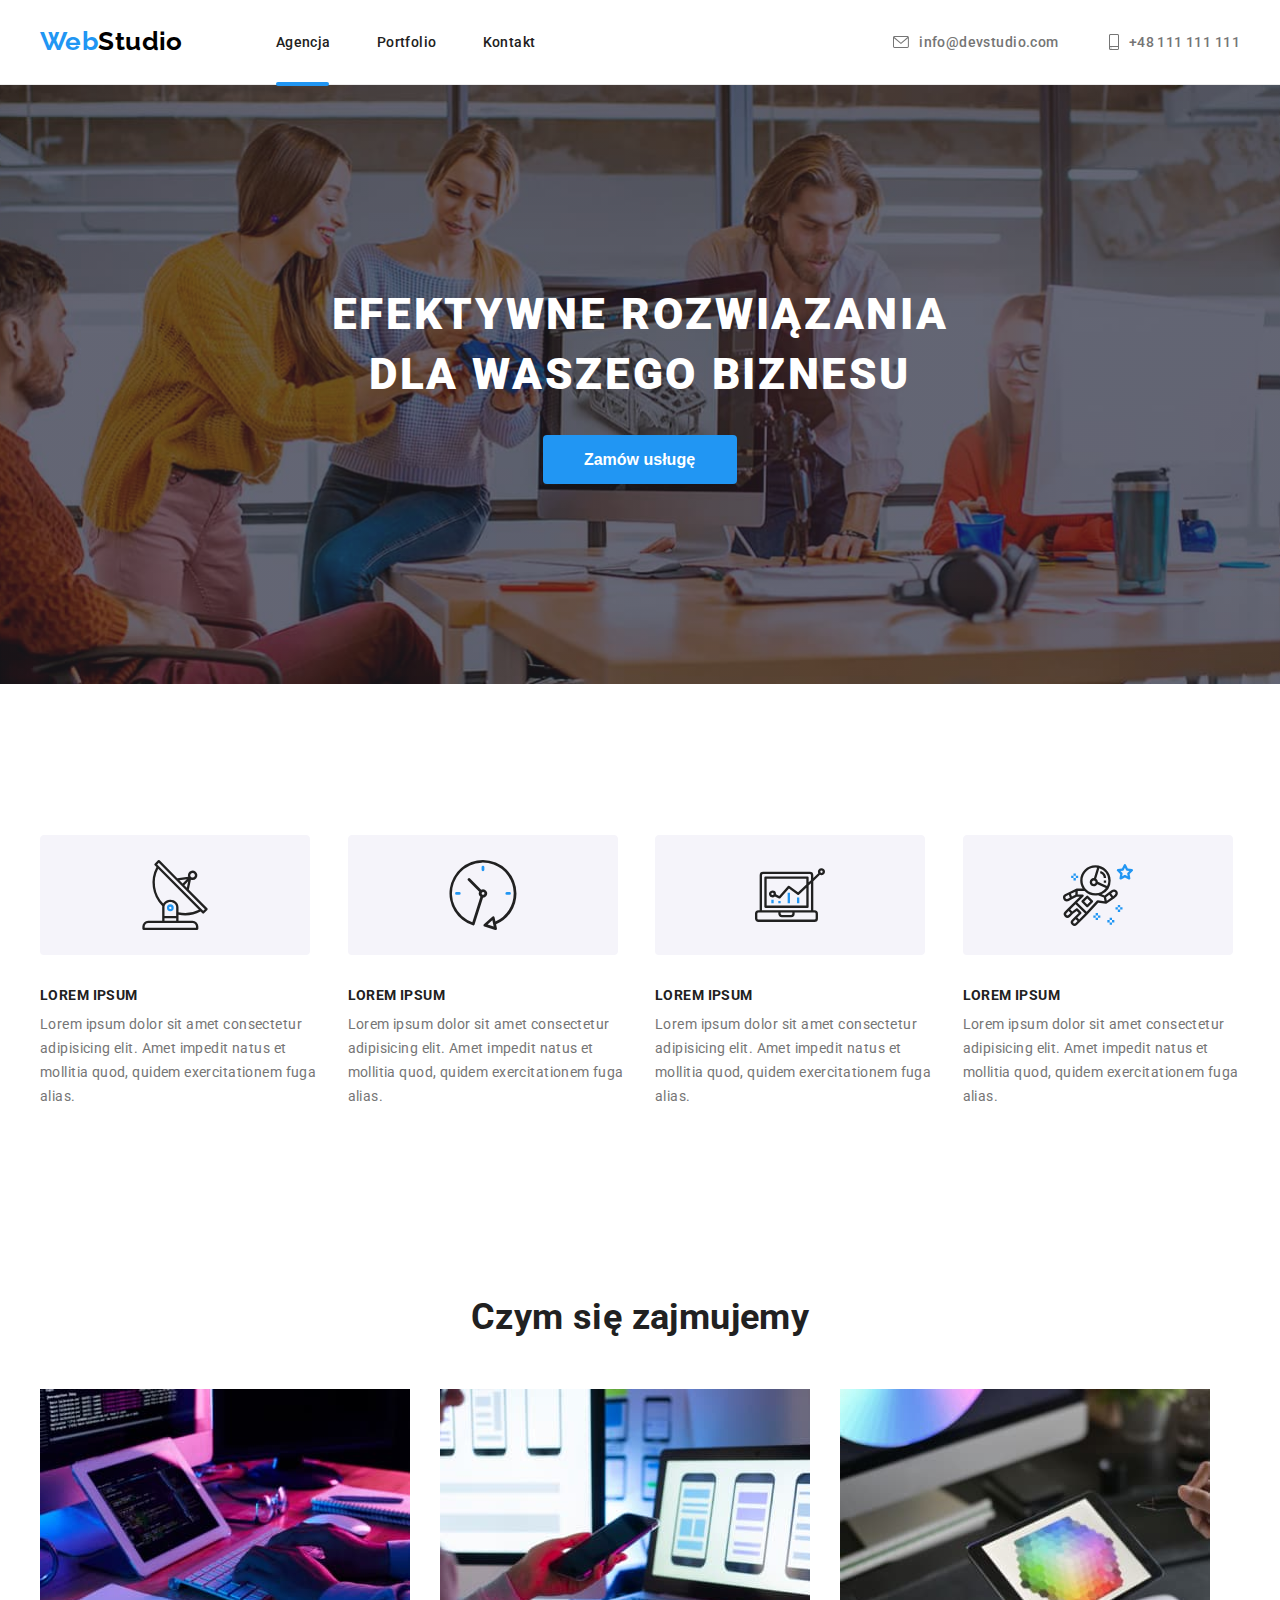
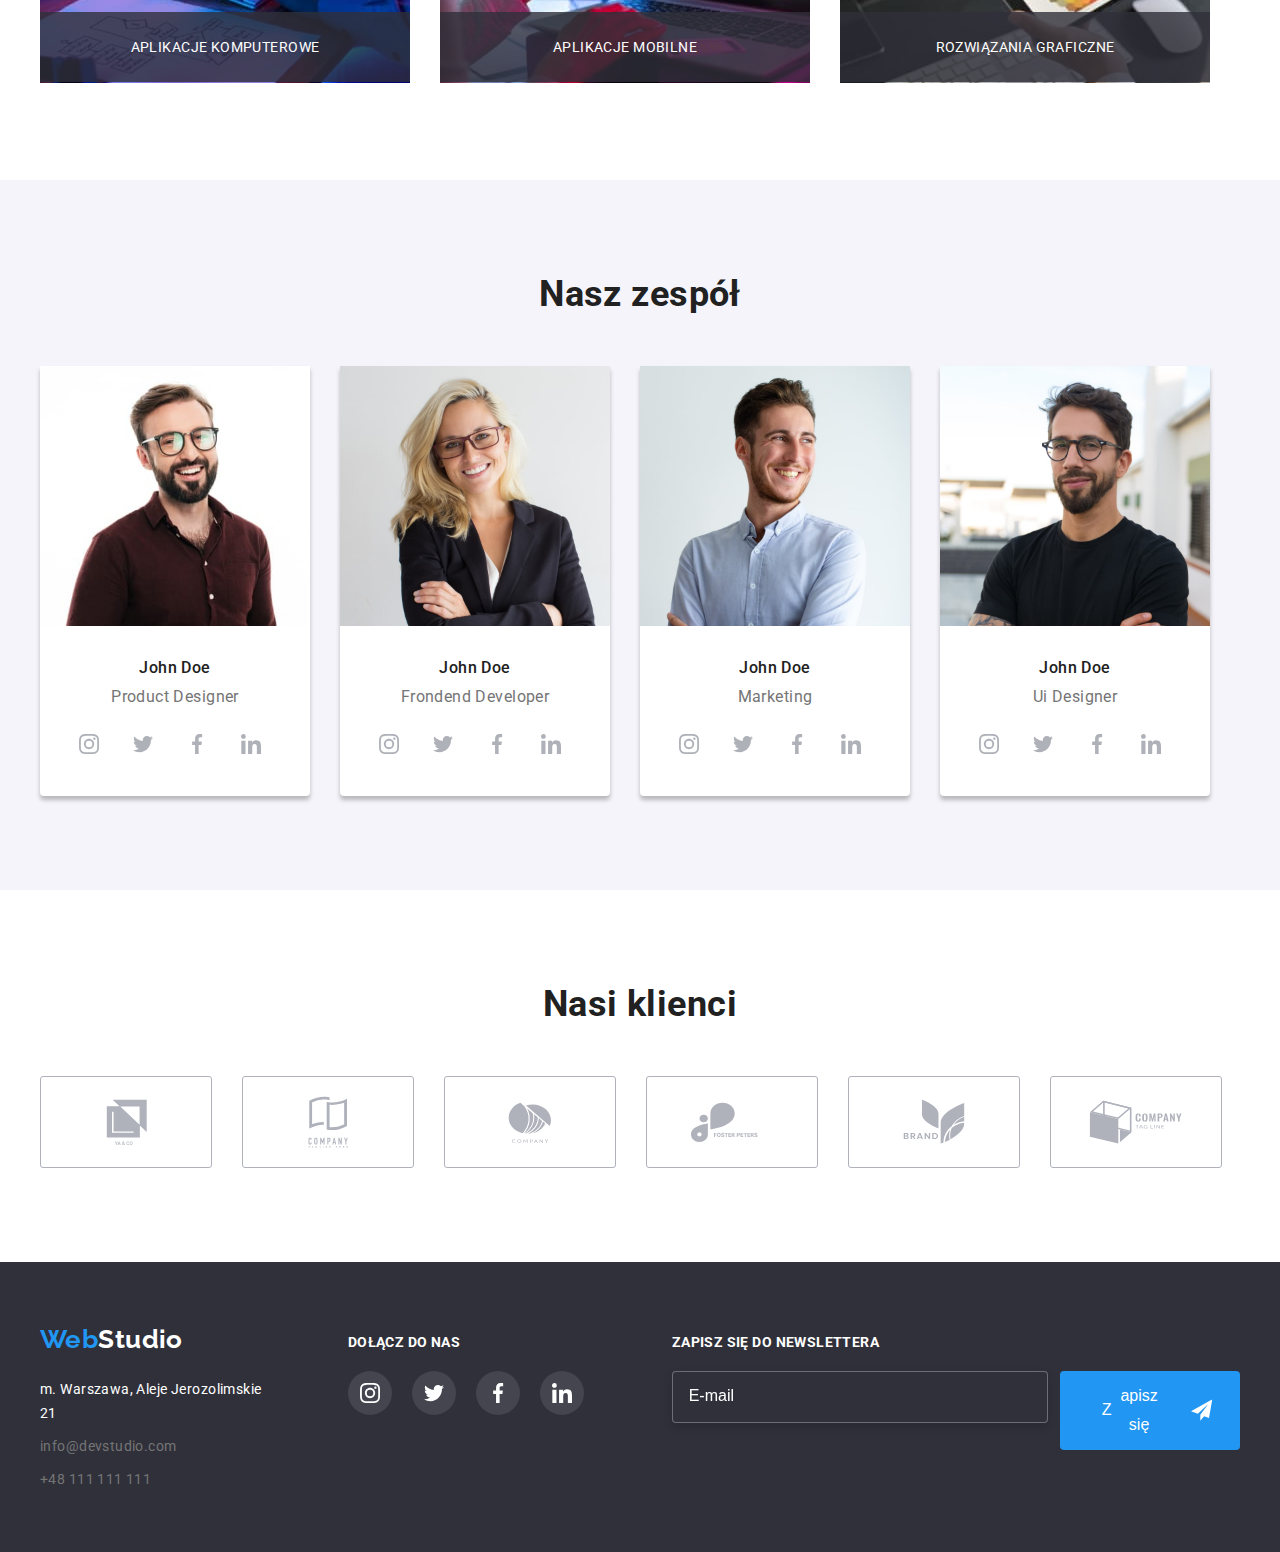
<file: index.html>
<!DOCTYPE html>
<html lang="zxx">
  <head>
    <meta charset="UTF-8" />
    <meta http-equiv="X-UA-Compatible" content="IE=edge" />
    <meta name="viewport" content="width=device-width, initial-scale=1.0" />
    <title>WebStudio</title>
    <link rel="preconnect" href="https://fonts.googleapis.com" />
    <link rel="preconnect" href="https://fonts.gstatic.com" crossorigin />
    <link
      href="https://fonts.googleapis.com/css2?family=Raleway:wght@700&family=Roboto:wght@400;500;700;900&display=swap"
      rel="stylesheet"
    />
    <link
      rel="stylesheet"
      href="https://cdnjs.cloudflare.com/ajax/libs/modern-normalize/1.1.0/modern-normalize.min.css"
      integrity="sha512-wpPYUAdjBVSE4KJnH1VR1HeZfpl1ub8YT/NKx4PuQ5NmX2tKuGu6U/JRp5y+Y8XG2tV+wKQpNHVUX03MfMFn9Q=="
      crossorigin="anonymous"
      referrerpolicy="no-referrer"
    />
    <link href="./css/styles.css" rel="stylesheet" />
  </head>
  <body>
    <!--Header website and navigation-->
    <header class="header-border">
      <div class="header container">
        <nav class="header__nav">
          <a class="header__logo" href="./index.html"
            ><span class="logo__primary-part">web</span>Studio</a
          >
          <ul class="header__menu">
            <li class="header__menu-item">
              <a class="header__menu-link is-active" href="index.html"
                >agencja</a
              >
            </li>
            <li class="header__menu-item">
              <a class="header__menu-link" href="portfolio.html">portfolio</a>
            </li>
            <li class="header__menu-item">
              <a class="header__menu-link" href="#">kontakt</a>
            </li>
          </ul>
        </nav>
        <ul class="header__contact">
          <li class="header__contact-item">
            <a class="header__contact-link" href="mailto:info@devstudio.com">
              <svg class="header__icon" width="16" height="12">
                <use href="./images/icons.svg#icon-envelope"></use>
              </svg>
              info@devstudio.com</a
            >
          </li>
          <li class="header__contact-item">
            <a class="header__contact-link" href="tel:+48111111111">
              <svg class="header__icon--phone" width="10" height="16">
                <use href="./images/icons.svg#icon-smartphone"></use>
              </svg>
              +48 111 111 111</a
            >
          </li>
        </ul>
      </div>
    </header>
    <!--Main website content-->
    <main>
      <section class="headline section">
        <div class="container">
          <h1 class="headline__main-headline">
            efektywne rozwiązania<br />
            dla waszego biznesu
          </h1>
          <button class="headline__button" type="button" data-modal-open>
            zamów usługę
          </button>
        </div>
      </section>
      <!--Our advantages section -->
      <section class="section">
        <div class="container">
          <ul class="advantages">
            <li class="advantages__item">
              <svg class="advantages__icons" width="270" height="120">
                <use href="./images/icons.svg#icon-antenna"></use>
              </svg>
              <h3 class="advantages__title">lorem Ipsum</h3>
              <p class="advantages__text">
                Lorem ipsum dolor sit amet consectetur adipisicing elit. Amet
                impedit natus et mollitia quod, quidem exercitationem fuga
                alias.
              </p>
            </li>
            <li class="advantages__item">
              <svg class="advantages__icons" width="270" height="120">
                <use href="./images/icons.svg#icon-clock"></use>
              </svg>
              <h3 class="advantages__title">lorem Ipsum</h3>
              <p class="advantages__text">
                Lorem ipsum dolor sit amet consectetur adipisicing elit. Amet
                impedit natus et mollitia quod, quidem exercitationem fuga
                alias.
              </p>
            </li>
            <li class="advantages__item">
              <svg class="advantages__icons" width="270" height="120">
                <use href="./images/icons.svg#icon-diagram"></use>
              </svg>
              <h3 class="advantages__title">lorem Ipsum</h3>
              <p class="advantages__text">
                Lorem ipsum dolor sit amet consectetur adipisicing elit. Amet
                impedit natus et mollitia quod, quidem exercitationem fuga
                alias.
              </p>
            </li>
            <li class="advantages__item">
              <svg class="advantages__icons" width="270" height="120">
                <use href="./images/icons.svg#icon-astronaut"></use>
              </svg>
              <h3 class="advantages__title">lorem Ipsum</h3>
              <p class="advantages__text">
                Lorem ipsum dolor sit amet consectetur adipisicing elit. Amet
                impedit natus et mollitia quod, quidem exercitationem fuga
                alias.
              </p>
            </li>
          </ul>
        </div>
      </section>
      <!--what we do section -->
      <section class="section">
        <div class="container what-we-do">
          <h2 class="what-we-do__title">czym się zajmujemy</h2>
          <ul class="what-we-do__cards">
            <li class="what-we-do__card">
              <img
                src="images/ours-designs-are-create-in-HTML-5.jpg"
                alt="website coding"
                width="370"
                height="294"
              />
              <div class="what-we-do__overlay">
                <p class="what-we-do__overlay-text">aplikacje komputerowe</p>
              </div>
            </li>
            <li class="what-we-do__card">
              <img
                src="images/websites-are-designed-with-in-mind-about-mobile.jpg"
                alt="projects for mobile"
                width="370"
                height="294"
              />
              <div class="what-we-do__overlay">
                <p class="what-we-do__overlay-text">aplikacje mobilne</p>
              </div>
            </li>
            <li class="what-we-do__card">
              <img
                src="images/palet-of-colors.jpg"
                alt="colors"
                width="370"
                height="294"
              />
              <div class="what-we-do__overlay">
                <p class="what-we-do__overlay-text">rozwiązania graficzne</p>
              </div>
            </li>
          </ul>
        </div>
      </section>
      <!--Our team-->
      <section class="team section">
        <div class="container">
          <h2 class="team__main-title">nasz zespół</h2>
          <ul class="team__cards">
            <li class="team__card-item">
              <img
                src="images/john-doe-memeber-of-our-team-1.jpg"
                alt="our employee John Doe"
                width="270"
                height="260"
              />
              <h3 class="team__title">john doe</h3>
              <p class="team__subtitle">product designer</p>
              <ul class="team__icon-items">
                <li class="team__icon-item">
                  <a
                    href="https://www.instagram.com/"
                    target="_blank"
                    class="team__icon-link"
                  >
                    <svg class="team__icon" width="20" height="20">
                      <use href="./images/icons.svg#icon-instagram"></use>
                    </svg>
                  </a>
                </li>
                <li class="team__icon-item">
                  <a
                    href="https://twitter.com/"
                    target="_blank"
                    class="team__icon-link"
                  >
                    <svg class="team__icon" width="20" height="20">
                      <use href="./images/icons.svg#icon-twitter"></use>
                    </svg>
                  </a>
                </li>
                <li class="team__icon-item">
                  <a
                    href="https://facebook.com/"
                    target="_blank"
                    class="team__icon-link"
                  >
                    <svg class="team__icon" width="20" height="20">
                      <use href="./images/icons.svg#icon-facebook"></use>
                    </svg>
                  </a>
                </li>
                <li class="team__icon-item">
                  <a
                    href="https://www.linkedin.com/"
                    target="_blank"
                    class="team__icon-link"
                  >
                    <svg class="team__icon" width="20" height="20">
                      <use href="./images/icons.svg#icon-linkedin"></use>
                    </svg>
                  </a>
                </li>
              </ul>
            </li>
            <li class="team__card-item">
              <img
                src="images/john-doe-memeber-of-our-team-2.jpg"
                alt="our employee John Doe"
                width="270"
                height="260"
              />
              <h3 class="team__title">john doe</h3>
              <p class="team__subtitle">frondend developer</p>
              <ul class="team__icon-items">
                <li class="team__icon-item">
                  <a
                    href="https://www.instagram.com/"
                    target="_blank"
                    class="team__icon-link"
                  >
                    <svg class="team__icon" width="20" height="20">
                      <use href="./images/icons.svg#icon-instagram"></use>
                    </svg>
                  </a>
                </li>
                <li class="team__icon-item">
                  <a
                    href="https://twitter.com/"
                    target="_blank"
                    class="team__icon-link"
                  >
                    <svg class="team__icon" width="20" height="20">
                      <use href="./images/icons.svg#icon-twitter"></use>
                    </svg>
                  </a>
                </li>
                <li class="team__icon-item">
                  <a
                    href="https://facebook.com/"
                    target="_blank"
                    class="team__icon-link"
                  >
                    <svg class="team__icon" width="20" height="20">
                      <use href="./images/icons.svg#icon-facebook"></use>
                    </svg>
                  </a>
                </li>
                <li class="team__icon-item">
                  <a
                    href="https://www.linkedin.com/"
                    target="_blank"
                    class="team__icon-link"
                  >
                    <svg class="team__icon" width="20" height="20">
                      <use href="./images/icons.svg#icon-linkedin"></use>
                    </svg>
                  </a>
                </li>
              </ul>
            </li>
            <li class="team__card-item">
              <img
                src="images/john-doe-memeber-of-our-team-3.jpg"
                alt="our employee John Doe"
                width="270"
                height="260"
              />
              <h3 class="team__title">john doe</h3>
              <p class="team__subtitle">marketing</p>
              <ul class="team__icon-items">
                <li class="team__icon-item">
                  <a
                    href="https://www.instagram.com/"
                    target="_blank"
                    class="team__icon-link"
                  >
                    <svg class="team__icon" width="20" height="20">
                      <use href="./images/icons.svg#icon-instagram"></use>
                    </svg>
                  </a>
                </li>
                <li class="team__icon-item">
                  <a
                    href="https://twitter.com/"
                    target="_blank"
                    class="team__icon-link"
                  >
                    <svg class="team__icon" width="20" height="20">
                      <use href="./images/icons.svg#icon-twitter"></use>
                    </svg>
                  </a>
                </li>
                <li class="team__icon-item">
                  <a
                    href="https://facebook.com/"
                    target="_blank"
                    class="team__icon-link"
                  >
                    <svg class="team__icon" width="20" height="20">
                      <use href="./images/icons.svg#icon-facebook"></use>
                    </svg>
                  </a>
                </li>
                <li class="team__icon-item">
                  <a
                    href="https://www.linkedin.com/"
                    target="_blank"
                    class="team__icon-link"
                  >
                    <svg class="team__icon" width="20" height="20">
                      <use href="./images/icons.svg#icon-linkedin"></use>
                    </svg>
                  </a>
                </li>
              </ul>
            </li>
            <li class="team__card-item">
              <img
                src="images/john-doe-memeber-of-our-team-4.jpg"
                alt="our employee John Doe"
                width="270"
                height="260"
              />
              <h3 class="team__title">john doe</h3>
              <p class="team__subtitle">ui designer</p>
              <ul class="team__icon-items">
                <li class="team__icon-item">
                  <a
                    href="https://www.instagram.com/"
                    target="_blank"
                    class="team__icon-link"
                  >
                    <svg class="team__icon" width="20" height="20">
                      <use href="./images/icons.svg#icon-instagram"></use>
                    </svg>
                  </a>
                </li>
                <li class="team__icon-item">
                  <a
                    href="https://twitter.com/"
                    target="_blank"
                    class="team__icon-link"
                  >
                    <svg class="team__icon" width="20" height="20">
                      <use href="./images/icons.svg#icon-twitter"></use>
                    </svg>
                  </a>
                </li>
                <li class="team__icon-item">
                  <a
                    href="https://facebook.com/"
                    target="_blank"
                    class="team__icon-link"
                  >
                    <svg class="team__icon" width="20" height="20">
                      <use href="./images/icons.svg#icon-facebook"></use>
                    </svg>
                  </a>
                </li>
                <li class="team__icon-item">
                  <a
                    href="https://www.linkedin.com/"
                    target="_blank"
                    class="team__icon-link"
                  >
                    <svg class="team__icon" width="20" height="20">
                      <use href="./images/icons.svg#icon-linkedin"></use>
                    </svg>
                  </a>
                </li>
              </ul>
            </li>
          </ul>
        </div>
      </section>
      <!-- Our clients -->
      <section class="clients section">
        <div class="container">
          <h2 class="clients__title">nasi klienci</h2>
          <ul class="clients__items">
            <li class="clients__item">
              <a href="#" target="_blank" class="clients__link">
                <svg class="clients__icon" width="41" height="46.7">
                  <use href="./images/icons.svg#icon-logo-1"></use>
                </svg>
              </a>
            </li>
            <li class="clients__item">
              <a href="#" target="_blank" class="clients__link">
                <svg class="clients__icon" width="40" height="52">
                  <use href="./images/icons.svg#icon-logo-2"></use>
                </svg>
              </a>
            </li>
            <li class="clients__item">
              <a href="#" target="_blank" class="clients__link">
                <svg class="clients__icon" width="43.46" height="41.18">
                  <use href="./images/icons.svg#icon-logo-3"></use>
                </svg>
              </a>
            </li>
            <li class="clients__item">
              <a href="#" target="_blank" class="clients__link">
                <svg class="clients__icon" width="84.44" height="40.62">
                  <use href="./images/icons.svg#icon-logo-4"></use>
                </svg>
              </a>
            </li>
            <li class="clients__item">
              <a href="#" target="_blank" class="clients__link">
                <svg class="clients__icon" width="62.54" height="45.43">
                  <use href="./images/icons.svg#icon-logo-5"></use>
                </svg>
              </a>
            </li>
            <li class="clients__item">
              <a href="#" target="_blank" class="clients__link">
                <svg class="clients__icon" width="93.79" height="43.93">
                  <use href="./images/icons.svg#icon-logo-6"></use>
                </svg>
              </a>
            </li>
          </ul>
        </div>
      </section>
    </main>
    <!--Website footer-->
    <footer class="footer">
      <div class="container">
        <div class="footer__contact-wrapper">
          <div class="footer__contact-container">
            <a class="footer__logo" href="./index.html"
              ><span class="logo__primary-part">web</span>Studio</a
            >
            <address>
              <ul class="footer__contact">
                <li class="footer__contact-item">
                  <a
                    class="footer__contact-link footer__contact-link-location"
                    href="https://goo.gl/maps/kYdDBKaU15SzFSr7A"
                    target="_blank"
                  >
                    m. warszawa, aleje jerozolimskie 21
                  </a>
                </li>
                <li class="footer__contact-item">
                  <a
                    class="footer__contact-link"
                    href="mailto:info@devstudio.com"
                    >info@devstudio.com</a
                  >
                </li>
                <li class="footer__contact-item">
                  <a class="footer__contact-link" href="tel:+48111111111"
                    >+48 111 111 111</a
                  >
                </li>
              </ul>
            </address>
          </div>
          <div class="footer__social">
            <h2 class="footer__title">dołącz do nas</h2>
            <ul class="footer__icon-items">
              <li class="footer__icon-item">
                <a
                  href="https://www.instagram.com/"
                  target="_blank"
                  class="footer__icon-link"
                >
                  <svg class="footer__icon" width="20" height="20">
                    <use href="./images/icons.svg#icon-instagram"></use>
                  </svg>
                </a>
              </li>
              <li class="footer__icon-item">
                <a
                  href="https://twitter.com/"
                  target="_blank"
                  class="footer__icon-link"
                >
                  <svg class="footer__icon" width="20" height="20">
                    <use href="./images/icons.svg#icon-twitter"></use>
                  </svg>
                </a>
              </li>
              <li class="footer__icon-item">
                <a
                  href="https://facebook.com/"
                  target="_blank"
                  class="footer__icon-link"
                >
                  <svg class="footer__icon" width="20" height="20">
                    <use href="./images/icons.svg#icon-facebook"></use>
                  </svg>
                </a>
              </li>
              <li class="footer__icon-item">
                <a
                  href="https://www.linkedin.com/"
                  target="_blank"
                  class="footer__icon-link"
                >
                  <svg class="footer__icon" width="20" height="20">
                    <use href="./images/icons.svg#icon-linkedin"></use>
                  </svg>
                </a>
              </li>
            </ul>
          </div>
          <div class="footer__form">
            <h2 class="footer__form-title">zapisz się do newslettera</h2>
            <form method="GET" name="signupForm" class="footer__newsletter">
              <input
                type="email"
                name="userEmail"
                placeholder="E-mail"
                class="footer__newsletter-input"
              />
              <button type="submit" class="footer__btn">
                <span class="uppercase">z</span>apisz się
                <svg class="footer__form-icon" width="24" height="24">
                  <use href="./images/icons.svg#icon-send"></use>
                </svg>
              </button>
            </form>
          </div>
        </div>
      </div>
    </footer>
    <!-- modal window -->
    <div class="backdrop is-hidden" data-modal>
      <div class="modal">
        <button class="close-btn" data-modal-close>
          <svg width="17" height="17">
            <use href="./images/icons.svg#icon-close"></use>
          </svg>
        </button>
        <form method="GET" name="contactForm" class="form__modal">
          <h2 class="form__title">zostaw swoje dane w formularzu poniżej</h2>
          <ul class="form__items">
            <li class="form__item">
              <label for="name-input" class="form__label">imię</label>
              <input
                class="form__input"
                id="name-input"
                type="text"
                name="userName"
              />
              <svg class="form__icon" width="18" height="18">
                <use href="./images/icons.svg#icon-person-black"></use>
              </svg>
            </li>
            <li class="form__item">
              <label for="tel-input" class="form__label">telefon</label>
              <input
                class="form__input"
                id="tel-input"
                type="tel"
                name="userTel"
              />
              <svg class="form__icon" width="18" height="18">
                <use href="./images/icons.svg#icon-phone-black"></use>
              </svg>
            </li>
            <li class="form__item">
              <label for="email-input" class="form__label">email</label>
              <input
                class="form__input"
                id="email-input"
                type="email"
                name="userEmail"
              />
              <svg class="form__icon" width="18" height="18">
                <use href="./images/icons.svg#icon-email-black"></use>
              </svg>
            </li>
            <li class="form__item">
              <label for="comment-input" class="form__label">komentarz</label>
              <textarea
                class="form__textarea"
                id="comment-input"
                name="userComment"
                placeholder="Wprowadź tekst"
              ></textarea>
            </li>
            <li class="form__item">
              <input
                class="form__rules"
                id="statute"
                type="checkbox"
                name="statuteBox"
                value="accepted"
              />
              <label for="statute" class="form__label--rules">
                oświadczam iż akceptuję
                <a href="#" target="_blank" class="form__label-link">
                  regulamin
                </a>
                i
                <a href="#" target="_blank" class="form__label-link"
                  >politykę prywatności</a
                >
                <svg class="form__icon" width="11" height="8">
                  <use href="./images/icons.svg#icon-vector"></use>
                </svg>
              </label>
            </li>
          </ul>
          <button type="submit" class="form__btn">wyślij</button>
        </form>
      </div>
    </div>
    <script src="./js/modal.js"></script>
  </body>
</html>
</file>
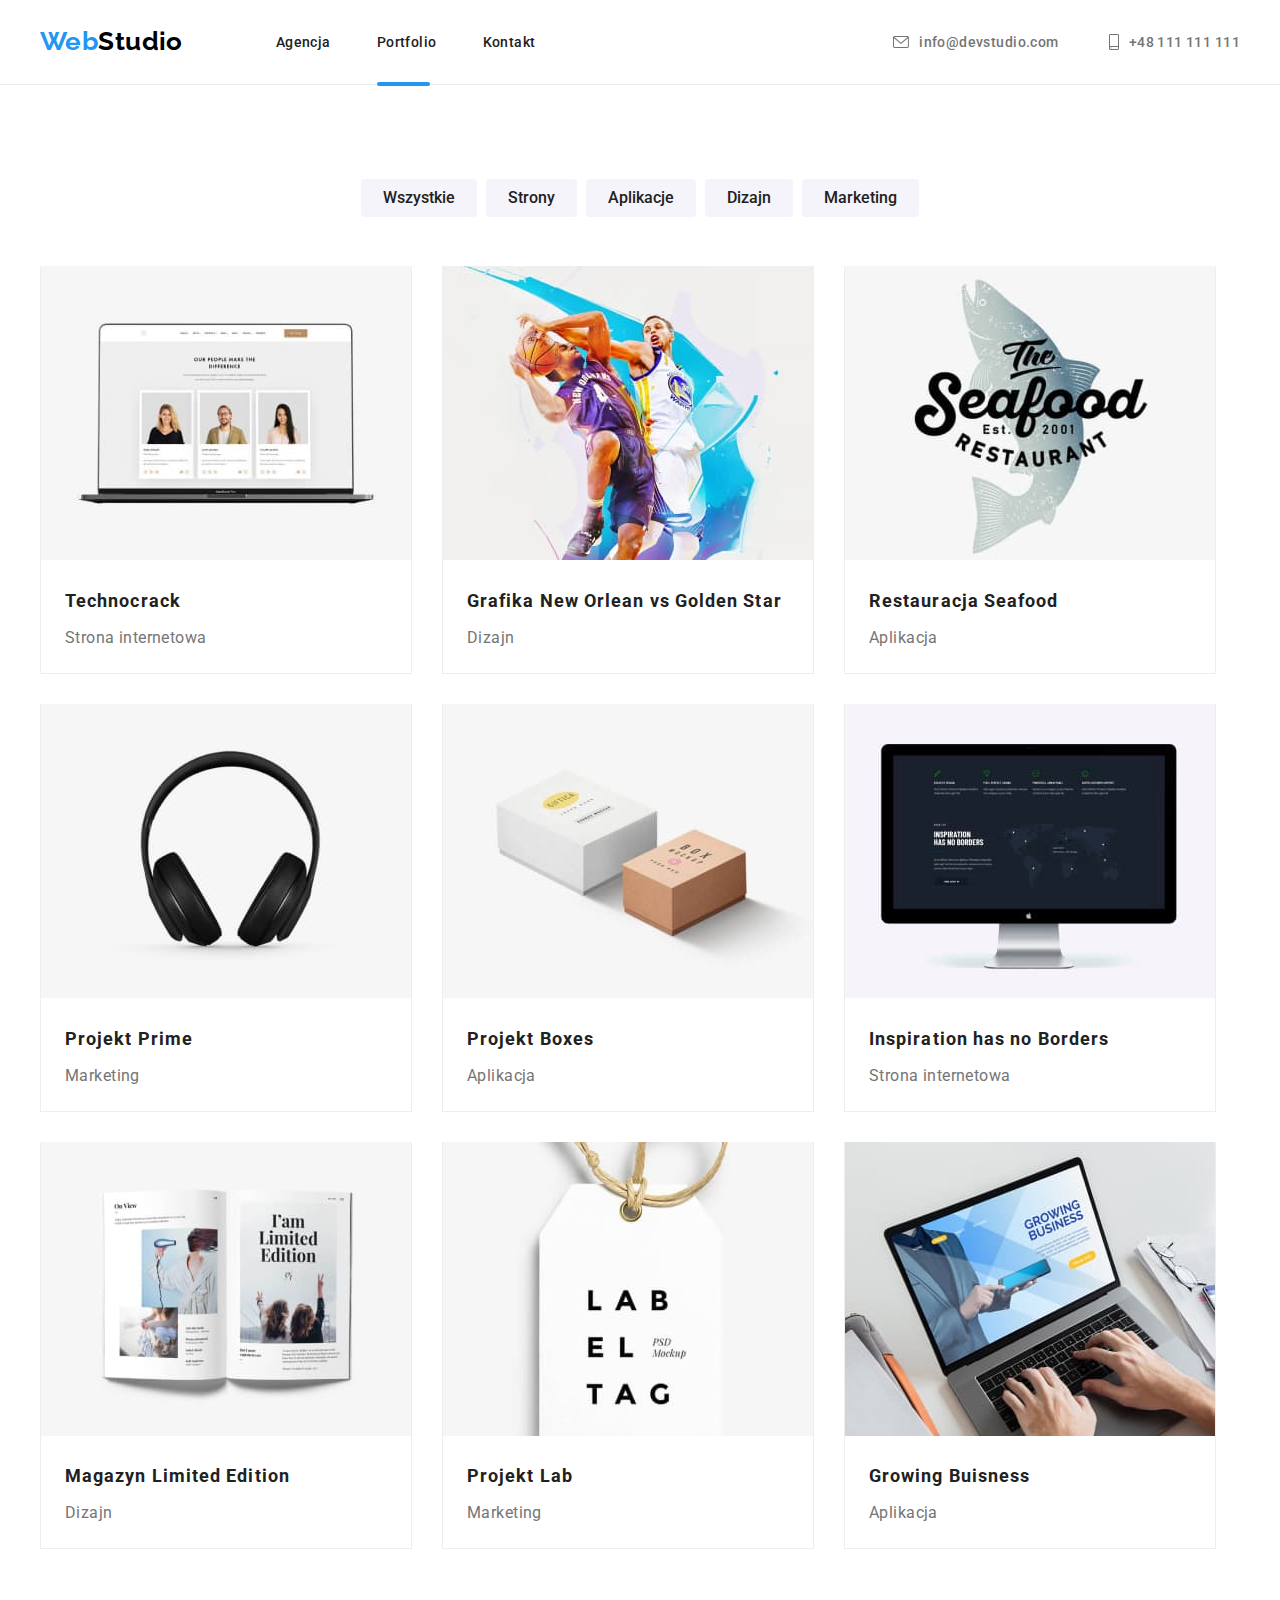
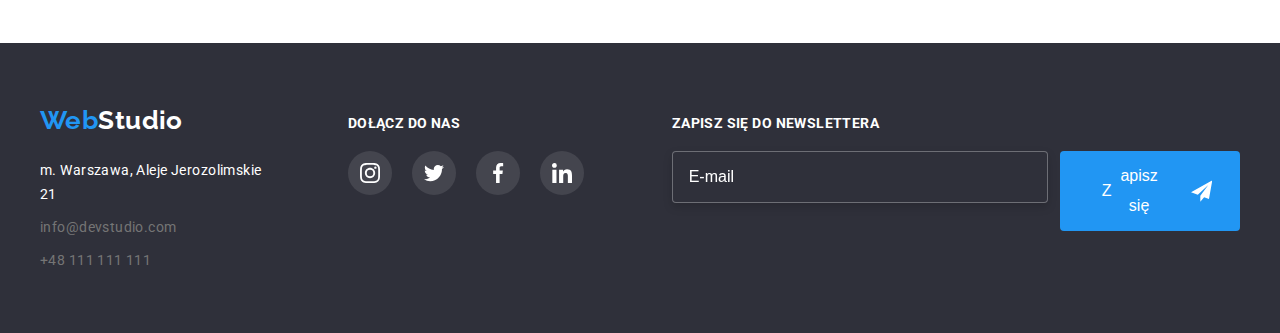
<file: portfolio.html>
<!DOCTYPE html>
<html lang="en">
  <head>
    <meta charset="UTF-8" />
    <meta http-equiv="X-UA-Compatible" content="IE=edge" />
    <meta name="viewport" content="width=device-width, initial-scale=1.0" />
    <title>Portfolio</title>
    <link rel="preconnect" href="https://fonts.googleapis.com" />
    <link rel="preconnect" href="https://fonts.gstatic.com" crossorigin />
    <link
      href="https://fonts.googleapis.com/css2?family=Raleway:wght@700&family=Roboto:wght@400;500;700;900&display=swap"
      rel="stylesheet"
    />
    <link
      rel="stylesheet"
      href="https://cdnjs.cloudflare.com/ajax/libs/modern-normalize/1.1.0/modern-normalize.min.css"
      integrity="sha512-wpPYUAdjBVSE4KJnH1VR1HeZfpl1ub8YT/NKx4PuQ5NmX2tKuGu6U/JRp5y+Y8XG2tV+wKQpNHVUX03MfMFn9Q=="
      crossorigin="anonymous"
      referrerpolicy="no-referrer"
    />
    <link href="./css/styles.css" rel="stylesheet" />
  </head>
  <body>
    <!-- navigation-->
    <header class="header-border">
      <div class="header container">
        <nav class="header__nav">
          <a class="header__logo" href="./index.html"
            ><span class="logo__primary-part">web</span>Studio</a
          >
          <ul class="header__menu">
            <li class="header__menu-item">
              <a class="header__menu-link" href="index.html">agencja</a>
            </li>
            <li class="header__menu-item">
              <a class="header__menu-link is-active" href="portfolio.html"
                >portfolio</a
              >
            </li>
            <li class="header__menu-item">
              <a class="header__menu-link" href="#">kontakt</a>
            </li>
          </ul>
        </nav>
        <ul class="header__contact">
          <li class="header__contact-item">
            <a class="header__contact-link" href="mailto:info@devstudio.com">
              <svg class="header__icon" width="16" height="12">
                <use href="./images/icons.svg#icon-envelope"></use>
              </svg>
              info@devstudio.com</a
            >
          </li>
          <li class="header__contact-item">
            <a class="header__contact-link" href="tel:+48111111111">
              <svg class="header__icon--phone" width="10" height="16">
                <use href="./images/icons.svg#icon-smartphone"></use>
              </svg>
              +48 111 111 111</a
            >
          </li>
        </ul>
      </div>
    </header>
    <main>
      <section class="section">
        <div class="container">
          <ul class="filters">
            <li class="filters__item">
              <button class="filters__button" type="button">wszystkie</button>
            </li>
            <li class="filters__item">
              <button class="filters__button" type="button">strony</button>
            </li>
            <li class="filters__item">
              <button class="filters__button" type="button">aplikacje</button>
            </li>
            <li class="filters__item">
              <button class="filters__button" type="button">dizajn</button>
            </li>
            <li class="filters__item">
              <button class="filters__button" type="button">marketing</button>
            </li>
          </ul>
          <ul class="card">
            <li class="card__img">
              <div class="card__overlay">
                <p class="card__overlay-text">
                  Technocrack jest popularną platformą wykorzystywaną do
                  rozpowszechniania koronawirusa. Firmy wykorzystują tę
                  platformę do celów szpiegowskich i ataków na niezabezpieczone
                  serwery konkurencji
                </p>
              </div>
              <img
                src="images/macbook-with-three-people-on-the-screen.jpg"
                alt="macbook"
                width="370"
                height="294"
              />
              <div class="card__container">
                <h3 class="card__title">technocrack</h3>
                <p class="card__subtitle">strona internetowa</p>
              </div>
            </li>
            <li class="card__img">
              <div class="card__overlay">
                <p class="card__overlay-text">
                  Technocrack jest popularną platformą wykorzystywaną do
                  rozpowszechniania koronawirusa. Firmy wykorzystują tę
                  platformę do celów szpiegowskich i ataków na niezabezpieczone
                  serwery konkurencji
                </p>
              </div>
              <img
                src="images/two-players-played-in-basketball.jpg"
                alt="two players basketball"
                width="370"
                height="294"
              />
              <div class="card__container">
                <h3 class="card__title">
                  grafika New Orlean
                  <span class="card__title-small">vs</span> Golden Star
                </h3>
                <p class="card__subtitle">dizajn</p>
              </div>
            </li>
            <li class="card__img">
              <div class="card__overlay">
                <p class="card__overlay-text">
                  Technocrack jest popularną platformą wykorzystywaną do
                  rozpowszechniania koronawirusa. Firmy wykorzystują tę
                  platformę do celów szpiegowskich i ataków na niezabezpieczone
                  serwery konkurencji
                </p>
              </div>
              <img
                src="images/the-seafood-logo-restaurant.jpg"
                alt="logo"
                width="370"
                height="294"
              />
              <div class="card__container">
                <h3 class="card__title">restauracja seafood</h3>
                <p class="card__subtitle">aplikacja</p>
              </div>
            </li>
            <li class="card__img">
              <div class="card__overlay">
                <p class="card__overlay-text">
                  Technocrack jest popularną platformą wykorzystywaną do
                  rozpowszechniania koronawirusa. Firmy wykorzystują tę
                  platformę do celów szpiegowskich i ataków na niezabezpieczone
                  serwery konkurencji
                </p>
              </div>
              <img
                src="images/headphones.jpg"
                alt="headphones"
                width="370"
                height="294"
              />
              <div class="card__container">
                <h3 class="card__title">projekt prime</h3>
                <p class="card__subtitle">marketing</p>
              </div>
            </li>
            <li class="card__img">
              <div class="card__overlay">
                <p class="card__overlay-text">
                  Technocrack jest popularną platformą wykorzystywaną do
                  rozpowszechniania koronawirusa. Firmy wykorzystują tę
                  platformę do celów szpiegowskich i ataków na niezabezpieczone
                  serwery konkurencji
                </p>
              </div>
              <img
                src="images/two-boxes-the-first-is-gray-and-the-second-is-brown.jpg"
                alt="two boxes"
                width="370"
                height="294"
              />
              <div class="card__container">
                <h3 class="card__title">projekt boxes</h3>
                <p class="card__subtitle">aplikacja</p>
              </div>
            </li>
            <li class="card__img">
              <div class="card__overlay">
                <p class="card__overlay-text">
                  Technocrack jest popularną platformą wykorzystywaną do
                  rozpowszechniania koronawirusa. Firmy wykorzystują tę
                  platformę do celów szpiegowskich i ataków na niezabezpieczone
                  serwery konkurencji
                </p>
              </div>
              <img
                src="images/computer-screen-with-continents-graphis.jpg"
                alt="computer"
                width="370"
                height="294"
              />
              <div class="card__container">
                <h3 class="card__title">
                  inspiration
                  <span class="card__title-small">has no</span> borders
                </h3>
                <p class="card__subtitle">strona internetowa</p>
              </div>
            </li>
            <li class="card__img">
              <div class="card__overlay">
                <p class="card__overlay-text">
                  Technocrack jest popularną platformą wykorzystywaną do
                  rozpowszechniania koronawirusa. Firmy wykorzystują tę
                  platformę do celów szpiegowskich i ataków na niezabezpieczone
                  serwery konkurencji
                </p>
              </div>
              <img
                src="images/opened-book-with-three-photos.jpg"
                alt="book"
                width="370"
                height="294"
              />
              <div class="card__container">
                <h3 class="card__title">magazyn limited edition</h3>
                <p class="card__subtitle">dizajn</p>
              </div>
            </li>
            <li class="card__img">
              <div class="card__overlay">
                <p class="card__overlay-text">
                  Technocrack jest popularną platformą wykorzystywaną do
                  rozpowszechniania koronawirusa. Firmy wykorzystują tę
                  platformę do celów szpiegowskich i ataków na niezabezpieczone
                  serwery konkurencji
                </p>
              </div>
              <img
                src="images/pendant-with-inscription-lab-el-tag.jpg"
                alt="pendant"
                width="370"
                height="294"
              />
              <div class="card__container">
                <h3 class="card__title">projekt lab</h3>
                <p class="card__subtitle">marketing</p>
              </div>
            </li>
            <li class="card__img">
              <div class="card__overlay">
                <p class="card__overlay-text">
                  Technocrack jest popularną platformą wykorzystywaną do
                  rozpowszechniania koronawirusa. Firmy wykorzystują tę
                  platformę do celów szpiegowskich i ataków na niezabezpieczone
                  serwery konkurencji
                </p>
              </div>
              <img
                src="images/laptop-with-opened-page-growing-buisness.jpg"
                alt="laptop"
                width="370"
                height="294"
              />
              <div class="card__container">
                <h3 class="card__title">growing buisness</h3>
                <p class="card__subtitle">aplikacja</p>
              </div>
            </li>
          </ul>
        </div>
      </section>
    </main>

    <!--Website footer-->
    <footer class="footer">
      <div class="container">
        <div class="footer__contact-wrapper">
          <div class="footer__contact-container">
            <a class="footer__logo" href="./index.html"
              ><span class="logo__primary-part">web</span>Studio</a
            >
            <address>
              <ul class="footer__contact">
                <li class="footer__contact-item">
                  <a
                    class="footer__contact-link footer__contact-link-location"
                    href="https://goo.gl/maps/kYdDBKaU15SzFSr7A"
                    target="_blank"
                  >
                    m.
                    <span class="footer__location"
                      >warszawa, aleje jerozolimskie</span
                    >
                    21
                  </a>
                </li>
                <li class="footer__contact-item">
                  <a
                    class="footer__contact-link"
                    href="mailto:info@devstudio.com"
                    >info@devstudio.com</a
                  >
                </li>
                <li class="footer__contact-item">
                  <a class="footer__contact-link" href="tel:+48111111111"
                    >+48 111 111 111</a
                  >
                </li>
              </ul>
            </address>
          </div>
          <div class="footer__social">
            <h2 class="footer__title">dołącz do nas</h2>
            <ul class="footer__icon-items">
              <li class="footer__icon-item">
                <a
                  href="https://www.instagram.com/"
                  target="_blank"
                  class="footer__icon-link"
                >
                  <svg class="footer__icon" width="20" height="20">
                    <use href="./images/icons.svg#icon-instagram"></use>
                  </svg>
                </a>
              </li>
              <li class="footer__icon-item">
                <a
                  href="https://twitter.com/"
                  target="_blank"
                  class="footer__icon-link"
                >
                  <svg class="footer__icon" width="20" height="20">
                    <use href="./images/icons.svg#icon-twitter"></use>
                  </svg>
                </a>
              </li>
              <li class="footer__icon-item">
                <a
                  href="https://facebook.com/"
                  target="_blank"
                  class="footer__icon-link"
                >
                  <svg class="footer__icon" width="20" height="20">
                    <use href="./images/icons.svg#icon-facebook"></use>
                  </svg>
                </a>
              </li>
              <li class="footer__icon-item">
                <a
                  href="https://www.linkedin.com/"
                  target="_blank"
                  class="footer__icon-link"
                >
                  <svg class="footer__icon" width="20" height="20">
                    <use href="./images/icons.svg#icon-linkedin"></use>
                  </svg>
                </a>
              </li>
            </ul>
          </div>
          <div class="footer__form">
            <h2 class="footer__form-title">zapisz się do newslettera</h2>
            <form method="#" name="#" class="footer__newsletter">
              <input
                type="email"
                name="userEmail"
                placeholder="E-mail"
                class="footer__newsletter-input"
              />
              <button type="submit" class="footer__btn">
                <span class="uppercase">z</span>apisz się
                <svg class="footer__form-icon" width="24" height="24">
                  <use href="./images/icons.svg#icon-send"></use>
                </svg>
              </button>
            </form>
          </div>
        </div>
      </div>
    </footer>
  </body>
</html>
</file>
<file: css/styles.css>
:root {
  --logo-basic-color: #000000;
  --color-first: #ffffff; /*color for tag h1 and text in button in header*/
  --color-second: #212121; /*color for section headers*/
  --color-third: #757575; /*color for tag p in other sections in files index and portfolio*/
  --color-four: #2196f3; /*color for span logo and hover*/
  --bg-header: #2f303a;
  --bg-our-team: #f5f4fa; /*color for section our team and buttons in portfolio*/
  --bg-footer: #2f303a;
  --primary-fonts: "Roboto", sans-serif;
  --logo-fonts: "Raleway", sans-serif;
  --space-gap: 30px;
}
body {
  font-family: var(--primary-fonts);
  color: var(--color-third);
  letter-spacing: 0.03em;
  font-size: 14px;
}
* {
  margin: 0;
  padding: 0;
}
ul {
  list-style: none;
}
.container {
  max-width: 1200px;
  margin: 0 auto;
}
.section {
  padding: 94px 0;
}
.uppercase {
  text-transform: uppercase;
}
/*------------main menu and contact in header----------------*/
.header,
.header__nav,
.header__menu {
  display: flex;
}
.header__contact {
  display: flex;
  align-items: center;
}
.header-border {
  --color-border-header: #ececec;
  border-bottom: 1px solid var(--color-border-header);
}
.header {
  justify-content: space-between;
  padding: 24px 0;
}
.header__nav {
  align-items: center;
}
.header__menu-link,
.header__contact-link,
.header__logo {
  text-decoration: none;
}
.header__menu-item:not(:last-child) {
  margin-right: 46px;
}
.header__logo {
  margin-right: 93px;
}
.header__logo {
  font-family: var(--logo-fonts);
  font-size: 26px;
  font-weight: 700;
  line-height: 1.38;
  color: var(--logo-basic-color);
}
.logo__primary-part {
  color: var(--color-four);
  text-transform: capitalize;
}
.header__menu-link {
  font-weight: 500;
  line-height: 1.17;
  color: var(--color-second);
  text-transform: capitalize;
  transition: color 250ms cubic-bezier(0.4, 0, 0.2, 1);
  position: relative;
}
.header__contact-link {
  font-weight: 500;
  line-height: 1.17;
  color: var(--color-third);
  display: flex;
  align-items: center;
  transition: color 250ms cubic-bezier(0.4, 0, 0.2, 1);
}
.header__menu-link:hover,
.header__menu-link:focus,
.header__contact-link:hover,
.header__contact-link:focus {
  color: var(--color-four);
}
.header__contact-item:not(:last-child) {
  margin-right: 50px;
}
.header__icon {
  --color2: currentColor;
  fill: var(--color2);
  margin-right: 10px;
}
.header__icon--phone {
  --color6: currentColor;
  fill: var(--color6);
  margin-right: 10px;
}
/*--------------heading and button w section header-----------------*/
.headline {
  text-align: center;
  background-color: var(--bg-header);
  background-image: linear-gradient(
      to bottom,
      rgba(47, 48, 58, 0.4) 0%,
      rgba(47, 48, 58, 0.4) 50%
    ),
    url(../images/working-designers-team.jpg);
  background-position: center;
  background-size: cover;
  background-repeat: no-repeat;
  max-width: 1600px;
  margin: 0 auto;
}
.headline__main-headline {
  font-size: 44px;
  font-weight: 900;
  line-height: 1.36;
  text-transform: uppercase;
  letter-spacing: 0.06em;
  color: var(--color-first);
  margin-top: 106px;
}
.headline__button {
  max-width: 200px;
  margin-top: 30px;
  margin-bottom: 106px;
  padding: 10px 42px 10px 41px;
  border: none;
  border-radius: 4px;
  color: var(--color-first);
  background: var(--color-four);
  font-weight: 700;
  font-size: 16px;
  line-height: 1.87;
}
.headline__button::first-letter {
  text-transform: uppercase;
}
.headline__button:hover {
  cursor: pointer;
}
/*------------our advantages section--------------------------*/
.advantages {
  display: flex;
  gap: var(--space-gap);
  margin-top: 57px;
}
.advantages__item {
  flex-basis: calc((100% - 3 * var(--space-gap)) / 4);
}
.advantages__title {
  font-size: 14px;
  font-weight: 700;
  line-height: 1.14;
  color: var(--color-second);
  text-transform: uppercase;
  margin-bottom: 9px;
}
.advantages__text {
  line-height: 1.71;
}
.advantages__icons {
  margin-bottom: 30px;
}
/*--------------------what we do section-----------------------------*/
.what-we-do__title {
  font-weight: 700;
  font-size: 36px;
  line-height: 1.16;
  text-align: center;
  color: var(--color-second);
  margin-bottom: 50px;
}
.what-we-do::first-letter {
  text-transform: uppercase;
}
.what-we-do__cards {
  display: flex;
  gap: var(--space-gap);
  flex-wrap: wrap;
}
.what-we-do__card {
  max-width: 370px;
  flex-basis: calc((100% - 2 * var(--space-gap)) / 3);
  position: relative;
}
.what-we-do__overlay {
  width: 100%;
  --color-bg: rgba(47, 48, 58, 0.8);
  background-color: var(--color-bg);
  text-align: center;
  position: absolute;
  bottom: 4px;
}
.what-we-do__overlay-text {
  color: var(--color-first);
  text-transform: uppercase;
  line-height: 1.17;
  padding: 27px 0;
}
/*-----------------our team section----------------------------*/
.team {
  background-color: var(--bg-our-team);
}
.team__main-title {
  font-weight: 700;
  font-size: 36px;
  line-height: 1.16;
  text-align: center;
  color: var(--color-second);
  margin-bottom: 50px;
}
.team__main-title::first-letter {
  text-transform: uppercase;
}
.team__cards {
  display: flex;
  gap: var(--space-gap);
  flex-wrap: wrap;
}
.team__card-item {
  --color-shadow: rgba(0, 0, 0, 0.25);
  max-width: 270px;
  flex-basis: calc((100% - 3 * var(--space-gap)) / 4);
  background-color: var(--color-first);
  text-align: center;
  border-radius: 0px 0px 4px 4px;
  box-shadow: 0px 4px 4px var(--color-shadow);
}
.team__title {
  font-weight: 500;
  font-size: 16px;
  line-height: 1.18;
  text-transform: capitalize;
  color: var(--color-second);
  padding: 30px 99px 10px 99px;
}
.team__subtitle {
  font-size: 16px;
  line-height: 1.18;
  text-transform: capitalize;
  color: var(--color-third);
}
.team__icon-items {
  display: flex;
  justify-content: center;
  margin: 16px 32px 30px 32px;
}
.team__icon-link {
  display: flex;
  justify-content: center;
  align-items: center;
  width: 44px;
  height: 44px;
  border-radius: 50px;
  margin-right: 10px;
  background-color: var(--color-first);
  transition: background-color 250ms cubic-bezier(0.4, 0, 0.2, 1);
}
.team__icon-link:hover,
.team__icon-link:focus {
  cursor: pointer;
  --color1: var(--color-first);
  background-color: var(--color-four);
}
/* -------------------Ours clients secton---------------------------- */
.clients__title {
  font-weight: 700;
  font-size: 36px;
  line-height: 1.16;
  text-align: center;
  color: var(--color-second);
  margin-bottom: 50px;
}
.clients__title::first-letter {
  text-transform: uppercase;
}
.clients__items {
  --space-gap: 30px;
  display: flex;
  gap: var(--space-gap);
  flex-wrap: wrap;
}
.clients__item {
  --color-stroke: #afb1bb;
  width: 170px;
  height: 90px;
  border: 1px solid var(--color-stroke);
  border-radius: 3px;
  transition: border 250ms cubic-bezier(0.4, 0, 0.2, 1);
}
.clients__item:hover,
.clients__item:focus {
  cursor: pointer;
  border: 1px solid var(--color-four);
}
.clients__link {
  display: block;
  --color1: #afb1bb;
  fill: var(--color1);
  transition: fill 250ms cubic-bezier(0.4, 0, 0.2, 1);
  width: 100%;
  height: 100%;
  display: flex;
  justify-content: center;
  align-items: center;
}
.clients__link:hover,
.clients__link:focus {
  --color1: var(--color-four);
  fill: var(--color1);
}
/*---------------------------footer------------------------------*/
.footer {
  background-color: var(--bg-footer);
}
.footer__contact-link,
.footer__logo {
  text-decoration: none;
}
.footer__logo {
  font-family: var(--logo-fonts);
  font-size: 26px;
  font-weight: 700;
  line-height: 1.38;
  color: var(--logo-basic-color);
  padding-top: 60px;
  margin-bottom: 20px;
  display: inline-block;
}
.footer__logo,
.footer__contact-link,
.footer__contact-item .footer__contact-link-location {
  color: var(--color-first);
}
.footer__contact-item:not(:last-child) {
  margin-bottom: 9px;
}
.footer__contact {
  padding-bottom: 60px;
  display: inline-block;
}
.footer__contact-link,
.footer__contact-item {
  font-style: normal;
  line-height: 1.71;
  color: var(--color-third);
  transition: color 250ms cubic-bezier(0.4, 0, 0.2, 1);
}
.footer__contact-link-location {
  display: inline-block;
  text-transform: capitalize;
}
.footer__contact-link-location::first-letter {
  text-transform: lowercase;
}
.footer__contact-item .footer__contact-link:hover,
.footer__contact-item .footer__contact-link:focus {
  color: var(--color-four);
}
.footer__contact-wrapper {
  display: flex;
}
.footer__title,
.footer__form-title {
  color: var(--color-first);
  text-transform: uppercase;
  margin-bottom: 20px;
  font-size: 14px;
  line-height: 1.17;
}
.footer__icon-items {
  display: flex;
}
.footer__icon-item:not(:last-child) {
  margin-right: 10px;
}
.footer__social {
  margin-top: 72px;
  margin-left: 70px;
  margin-right: 78px;
}
.footer__icon-link {
  --color1: var(--color-first);
  fill: var(--color3);
  background-color: rgba(255, 255, 255, 0.1);
  display: flex;
  justify-content: center;
  align-items: center;
  width: 44px;
  height: 44px;
  border-radius: 50px;
  margin-right: 10px;
  transition: background-color 250ms cubic-bezier(0.4, 0, 0.2, 1);
}
.footer__icon-link:hover,
.footer__icon-link:focus {
  cursor: pointer;
  background-color: var(--color-four);
}
.footer__form {
  margin-top: 72px;
}
.footer__newsletter {
  display: flex;
}
.footer__newsletter-input {
  border: 1px solid rgba(255, 255, 255, 0.3);
  background-color: var(--bg-footer);
  margin-right: 12px;
  padding-left: 16px;
  border-radius: 4px;
  min-width: 358px;
  max-height: 50px;
  filter: drop-shadow(0px 4px 4px rgba(0, 0, 0, 0.15));
}
.footer__newsletter-input::placeholder {
  color: var(--color-first);
  font-size: 16px;
  line-height: 1.25;
  background-color: var(--bg-footer);
}
.footer__newsletter-input:invalid {
  color: var(--color-first);
}
.footer__newsletter-input:focus-visible {
  outline: rgba(255, 255, 255, 0.3);
}
.footer__btn {
  padding: 10px 28px 10px 42px;
  display: inline-flex;
  align-items: center;
  background-color: var(--color-four);
  border: none;
  border-radius: 4px;
  color: var(--color-first);
  font-size: 16px;
  line-height: 1.87;
}
.footer__btn:hover {
  cursor: pointer;
}
.footer__form-icon {
  margin-left: 24px;
}
/*---------------------portfolio.html-----------------------*/
/*-------------------------filter buttons---------------------*/
.filters {
  display: flex;
  justify-content: center;
  margin-bottom: 49.63px;
}
.filters__item:not(:last-child) {
  margin-right: 9px;
}
.filters__button {
  padding: 6px 22px 6px 22px;
  background-color: var(--bg-our-team);
  text-transform: capitalize;
  border: none;
  border-radius: 4px;
  font-family: "Roboto", sans-serif;
  font-size: 16px;
  font-weight: 500;
  line-height: 1.62;
  color: var(--color-second);
  transition: background-color 250ms cubic-bezier(0.4, 0, 0.2, 1),
    color 250ms cubic-bezier(0.4, 0, 0.2, 1),
    box-shadow 250ms cubic-bezier(0.4, 0, 0.2, 1);
}
.filters__button:hover,
.filters__button:focus {
  color: var(--color-first);
  background-color: var(--color-four);
  cursor: pointer;
  box-shadow: 0px 4px 4px rgba(0, 0, 0, 0.25);
}
/*------------------------cards of projects----------------------*/
.card {
  display: flex;
  flex-wrap: wrap;
  gap: var(--space-gap);
}
.card__img {
  --border-project-color: #eeeeee;
  max-width: 370px;
  flex-basis: calc((100% - 2 * var(--space-gap)) / 3);
  border-left: 1px solid var(--border-project-color);
  border-bottom: 1px solid var(--border-project-color);
  border-right: 1px solid var(--border-project-color);
  position: relative;
  overflow: hidden;
  transition: box-shadow 250ms cubic-bezier(0.4, 0, 0.2, 1);
}
.card__img:hover {
  --shadow: rgba(0, 0, 0, 0.25);
  box-shadow: 0px 4px 4px var(--shadow);
}
.card__title {
  font-size: 18px;
  font-weight: 700;
  text-transform: capitalize;
  line-height: 2;
  color: var(--color-second);
  letter-spacing: 0.06em;
  padding: 19.85px 24px 3.97px 24px;
}
.card__subtitle {
  font-size: 16px;
  line-height: 1.87;
  color: var(--color-third);
  padding: 0 24px 19.85px 24px;
}
.card__title::first-letter,
.card__subtitle::first-letter {
  text-transform: capitalize;
}
.card__title-small {
  text-transform: lowercase;
}
.card__overlay {
  --color-overlay: rgba(33, 150, 243, 0.9);
  min-height: 294px;
  padding: 49px 24px 49px 45px;
  background-color: var(--color-overlay);
  position: absolute;
  top: 0;
  left: 0;
  transform: translateY(102%);
  transition: transform 250ms cubic-bezier(0.4, 0, 0.2, 1);
}
.card__overlay-text {
  color: var(--color-first);
  font-size: 18px;
  line-height: 1.55;
}
.card__img:hover .card__overlay,
.card__overlay:focus {
  transform: translateY(0);
}
.card__container {
  position: relative;
  background-color: var(--color-first);
}
/* -----------------modal window-------------------- */
.backdrop {
  --color-backdrop: rgba(0, 0, 0, 0.8);
  position: fixed;
  left: 0;
  top: 0;
  display: flex;
  justify-content: center;
  align-items: center;
  width: 100%;
  height: 100%;
  background-color: var(--color-backdrop);
}
.modal {
  position: relative;
  width: 528px;
  min-height: 581px;
  border-radius: 4px;
  background-color: var(--color-first);
  animation: modal-open 3s forwards;
}
.is-hidden {
  display: none;
}
@keyframes modal-open {
  0% {
    opacity: 0;
  }
  100% {
    opacity: 1;
  }
}
.close-btn {
  --color-border: rgba(0, 0, 0, 0.1);
  position: absolute;
  top: 8px;
  right: 8px;
  width: 30px;
  height: 30px;
  background-color: var(--color-first);
  border-radius: 50px;
  border: 1px solid var(--color-border);
  display: flex;
  justify-content: center;
  align-items: center;
}
.close-btn:hover {
  cursor: pointer;
}
.form__modal {
  margin: 0 40px;
}
.form__title {
  --color: #212121;
  font-size: 20px;
  line-height: 1.17;
  color: var(--color);
  text-align: center;
  margin-top: 40px;
  margin-bottom: 12px;
}
.form__title::first-letter {
  text-transform: uppercase;
}
.form__item {
  display: flex;
  flex-direction: column;
  margin-bottom: 10px;
  position: relative;
}
.form__label {
  font-size: 12px;
  line-height: 1.17;
  color: var(--color-third);
  margin-bottom: 4px;
}
.form__label::first-letter {
  text-transform: uppercase;
}
.form__input,
.form__textarea {
  --color-border: rgba(33, 33, 33, 0.2);
  border-radius: 4px;
  border: 1px solid var(--color-border);
}
.form__input {
  height: 40px;
  padding-left: 40px;
}
.form__item:nth-child(1) .form__icon,
.form__item:nth-child(2) .form__icon,
.form__item:nth-child(3) .form__icon {
  position: absolute;
  top: 28px;
  left: 13px;
}
.form__textarea {
  height: 120px;
  resize: none;
  margin-bottom: 20px;
  padding: 12px 16px;
}
.form__textarea::placeholder {
  --color: rgba(117, 117, 117, 0.5);
  color: var(--color);
  font-size: 12px;
  line-height: 1.17;
}
.form__item:nth-child(5) {
  display: flex;
  flex-direction: row;
  justify-content: center;
  margin-bottom: 30px;
}
.form__rules {
  appearance: none;
}
.form__label--rules {
  position: relative;
  cursor: pointer;
}
.form__label--rules::before {
  display: block;
  content: "";
  width: 15px;
  height: 15px;
  border: 2px solid var(--color-second);
  border-radius: 2px;
  position: absolute;
  left: -20px;
  bottom: 2px;
  cursor: pointer;
}
.form__rules:checked + .form__label--rules::before {
  background-color: var(--color-four);
}
.form__item:nth-child(5) .form__icon {
  position: absolute;
  top: 2px;
  left: -18px;
}
.form__rules .form__label--rules {
  line-height: 1.71;
  color: var(--color-third);
  position: relative;
}
.form__label--rules::first-letter {
  text-transform: uppercase;
}
.form__label-link {
  display: inline-block;
  color: var(--color-four);
}
.form__label-link::first-letter {
  text-transform: uppercase;
}
.form__btn {
  padding: 10px 76px;
  border: none;
  border-radius: 4px;
  background-color: var(--color-four);
  color: var(--color-first);
  font-size: 16px;
  line-height: 1.87;
  position: absolute;
  left: 164px;
  bottom: 40px;
  filter: drop-shadow(0px 4px 4px rgba(0, 0, 0, 0.25));
}
.form__btn::first-letter {
  text-transform: uppercase;
}
.form__btn:hover {
  cursor: pointer;
}
.form__input:focus-within + .form__icon {
  fill: var(--color-four);
  transition: fill 250ms cubic-bezier(0.4, 0, 0.2, 1);
}
.form__input:focus-within,
.form__textarea:focus-within {
  outline: 1px solid var(--color-four);
  transition: outline 250ms cubic-bezier(0.4, 0, 0.2, 1);
}
/* -----------------modal window-------------------- */
.is-active::after {
  content: "";
  width: 53px;
  height: 4px;
  display: block;
  border-radius: 2px;
  background-color: var(--color-four);
  position: absolute;
  top: 48px;
}
</file>
